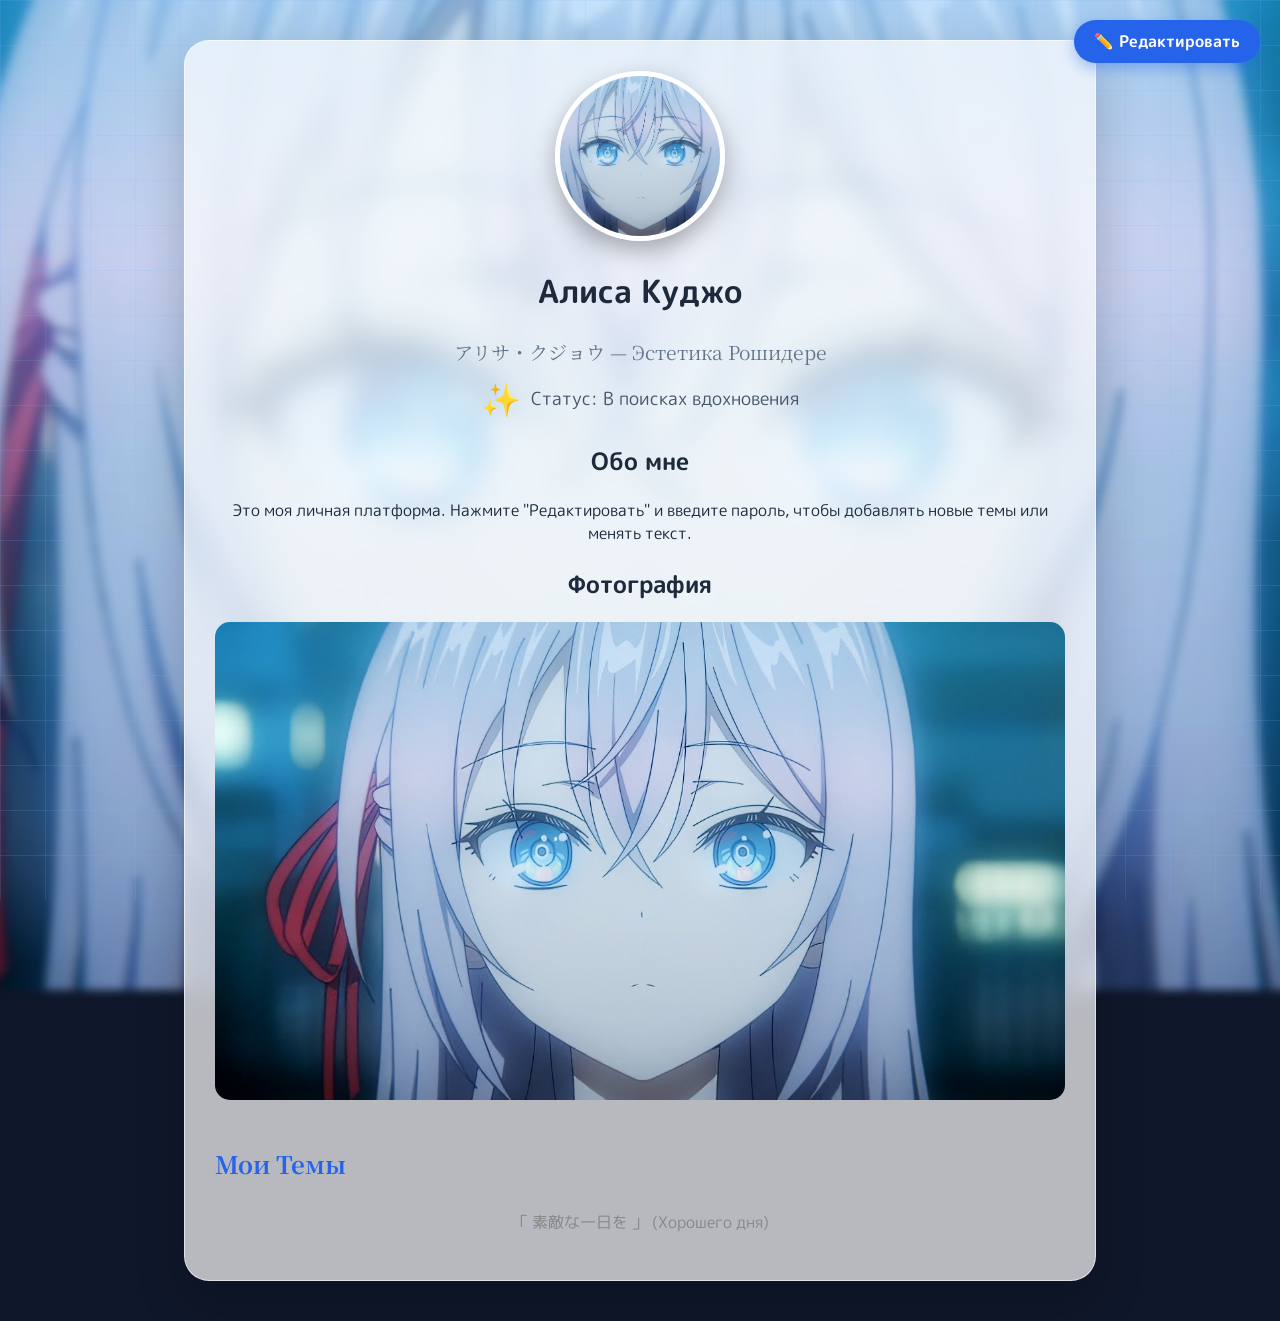
<file: index.html>
<!DOCTYPE html>
<html lang="ru">
<head>
    <meta charset="UTF-8">
    <meta name="viewport" content="width=device-width, initial-scale=1.0">
    <title>Roshidere | Треды и Статус</title>
    <link href="https://fonts.googleapis.com/css2?family=Noto+Serif+JP:wght@700&family=M+PLUS+Rounded+1c:wght@400;700&display=swap" rel="stylesheet">
    
    <style>
        :root {
            --accent: #86b7fe;
            --text: #1e293b;
            --glass: rgba(255, 255, 255, 0.7);
        }

        body {
            margin: 0;
            padding: 0;
            font-family: 'M PLUS Rounded 1c', sans-serif;
            color: var(--text);
            min-height: 100vh;
            background-color: #0f172a;
            overflow-x: hidden;
        }

        /* Живой фон с анимацией */
        body::before {
            content: '';
            position: fixed;
            top: -10%; left: -10%;
            width: 120%; height: 120%;
            background-image: url('bg.jpg'), linear-gradient(135deg, #87ceeb 0%, #e0f2fe 100%);
            background-size: cover;
            background-position: center;
            z-index: -2;
            filter: blur(4px) saturate(1.2);
            animation: bgZoom 20s ease-in-out infinite alternate;
        }

        @keyframes bgZoom {
            0% { transform: scale(1) translate(0, 0); }
            100% { transform: scale(1.15) translate(-2%, 2%); }
        }

        /* Сетка */
        body::after {
            content: '';
            position: fixed;
            top: 0; left: 0; right: 0; bottom: 0;
            background-image: 
                linear-gradient(rgba(134, 183, 254, 0.15) 1px, transparent 1px),
                linear-gradient(90deg, rgba(134, 183, 254, 0.15) 1px, transparent 1px);
            background-size: 45px 45px;
            z-index: -1;
            animation: gridMove 15s linear infinite;
            backdrop-filter: blur(2px);
        }

        @keyframes gridMove {
            from { background-position: 0 0; }
            to { background-position: 45px 45px; }
        }

        /* Контейнер */
        .container {
            max-width: 850px;
            margin: 40px auto;
            padding: 30px;
            background: var(--glass);
            backdrop-filter: blur(12px);
            border-radius: 25px;
            border: 1px solid rgba(255, 255, 255, 0.6);
            box-shadow: 0 20px 50px rgba(0, 0, 0, 0.2);
            text-align: center;
            position: relative;
            z-index: 1;
        }

        /* Кнопки */
        .control-bar {
            display: none;
            position: fixed;
            bottom: 20px;
            left: 50%;
            transform: translateX(-50%);
            z-index: 1000;
            gap: 15px;
        }

        .btn {
            padding: 12px 25px;
            border: none;
            border-radius: 30px;
            font-size: 15px;
            font-weight: bold;
            cursor: pointer;
            box-shadow: 0 5px 15px rgba(0,0,0,0.2);
            transition: 0.3s;
            font-family: 'M PLUS Rounded 1c', sans-serif;
        }

        .btn:hover { transform: translateY(-2px); }

        .btn-save { background: #10b981; color: white; }
        .btn-save:hover { background: #059669; }
        .btn-exit { background: #ef4444; color: white; }
        .btn-exit:hover { background: #dc2626; }
        .btn-create { background: #3b82f6; color: white; margin-bottom: 20px; }
        .btn-create:hover { background: #2563eb; }

        .top-btn {
            position: fixed;
            top: 20px;
            right: 20px;
            background: #2563eb;
            color: white;
            border: none;
            padding: 10px 20px;
            border-radius: 30px;
            font-size: 16px;
            font-weight: bold;
            cursor: pointer;
            box-shadow: 0 5px 15px rgba(37, 99, 235, 0.4);
            z-index: 100;
            transition: 0.3s;
            font-family: 'M PLUS Rounded 1c', sans-serif;
        }
        .top-btn:hover { background: #1d4ed8; transform: translateY(-2px); }

        /* Аватар и Статус */
        .avatar {
            width: 160px;
            height: 160px;
            border-radius: 50%;
            object-fit: cover;
            border: 5px solid white;
            box-shadow: 0 10px 25px rgba(0,0,0,0.3);
            background: linear-gradient(135deg, #86b7fe, #fbcfe8);
            cursor: pointer;
            transition: 0.3s;
        }
        .avatar:hover { transform: scale(1.05); }

        .status-block {
            display: flex;
            align-items: center;
            justify-content: center;
            gap: 10px;
            margin-top: 10px;
            cursor: pointer;
            font-size: 1.1rem;
            color: #475569;
        }

        #statusIcon { font-size: 2rem; }

        /* Треды */
        .threads-list {
            text-align: left;
            margin-top: 20px;
        }

        .thread {
            background: rgba(255, 255, 255, 0.6);
            border-radius: 15px;
            margin-bottom: 15px;
            padding: 15px;
            border-left: 5px solid var(--accent);
            box-shadow: 0 4px 10px rgba(0,0,0,0.05);
        }

        .thread-header {
            font-family: 'Noto Serif JP', serif;
            font-size: 1.2rem;
            font-weight: bold;
            color: #2563eb;
            display: flex;
            justify-content: space-between;
            align-items: center;
            cursor: pointer;
        }

        .thread-header span:first-child {
            flex-grow: 1;
            padding-right: 10px;
        }

        .thread-actions {
            font-size: 0.9rem;
            color: #888;
            cursor: pointer;
            transition: 0.2s;
        }
        .thread-actions:hover { color: #ef4444; }

        .thread-content {
            margin-top: 10px;
            line-height: 1.6;
            color: #1e293b;
            display: none; /* Скрыто по умолчанию */
            white-space: pre-wrap;
        }

        /* Модальное окно */
        .modal {
            display: none;
            position: fixed;
            top: 0; left: 0; width: 100%; height: 100%;
            background: rgba(0,0,0,0.5);
            justify-content: center;
            align-items: center;
            z-index: 2000;
            backdrop-filter: blur(5px);
        }

        .modal-content {
            background: white;
            padding: 25px;
            border-radius: 20px;
            text-align: center;
            width: 90%;
            max-width: 400px;
            box-shadow: 0 20px 50px rgba(0,0,0,0.3);
        }

        .modal input[type="text"], .modal textarea {
            width: 90%;
            padding: 10px;
            margin-bottom: 15px;
            border: 1px solid #ccc;
            border-radius: 10px;
            font-family: 'M PLUS Rounded 1c', sans-serif;
        }

        .modal textarea { min-height: 100px; resize: vertical; }

        .modal button {
            margin-top: 10px;
            padding: 10px 20px;
            border: none;
            border-radius: 10px;
            cursor: pointer;
            background: var(--accent);
            color: white;
            font-weight: bold;
        }

        .hint {
            margin-top: 15px;
            font-size: 12px;
            color: #888;
            cursor: pointer;
        }

        .editable { border-bottom: 1px dashed transparent; }
        [contenteditable="true"] {
            outline: 2px dashed var(--accent);
            outline-offset: 5px;
            background: rgba(255,255,255,0.3);
        }

        #fileInput, #photoInput { display: none; }
    </style>
</head>
<body>

<button class="top-btn" id="editBtn" onclick="openEditor()">✏️ Редактировать</button>

<div class="control-bar" id="controlBar">
    <button class="btn btn-create" onclick="openThreadModal()">➕ Новая тема</button>
    <button class="btn btn-save" onclick="saveAll()">💾 Сохранить</button>
    <button class="btn btn-exit" onclick="exitEditing()">❌ Выйти</button>
</div>

<div class="modal" id="passwordModal">
    <div class="modal-content">
        <h3>🔒 Вход</h3>
        <p>Введите пароль:</p>
        <input type="password" id="passwordInput" placeholder="Пароль">
        <button onclick="checkPassword()">Войти</button>
        <p class="hint" id="hintText"></p>
        <p class="hint" onclick="showHint()">Забыли пароль?</p>
    </div>
</div>

<div class="modal" id="threadModal">
    <div class="modal-content">
        <h3>➕ Новая тема</h3>
        <input type="text" id="newThreadTitle" placeholder="Заголовок темы">
        <textarea id="newThreadContent" placeholder="Текст темы..."></textarea>
        <button onclick="createThread()">Создать</button>
        <button style="background:#ef4444; margin-left:10px;" onclick="closeThreadModal()">Отмена</button>
    </div>
</div>

<div class="container">
    <img src="bg.jpg" id="avatarImg" class="avatar" onclick="uploadAvatar()">
    <input type="file" id="fileInput" accept="image/*" onchange="changeAvatar(this)">

    <h1 id="nameText" class="editable">Алиса Куджо</h1>
    <div class="subtitle editable" id="subtitleText" style="font-family: 'Noto Serif JP'; font-size: 1.2rem; color:#64748b;">アリサ・クジョウ — Эстетика Рошидере</div>

    <div class="status-block" onclick="editStatus()" title="Изменить статус">
        <span id="statusIcon">✨</span>
        <span id="statusText" class="editable">Статус: В поисках вдохновения</span>
    </div>

    <div class="section" id="aboutSection">
        <h2>Обо мне</h2>
        <p id="aboutText" class="editable">Это моя личная платформа. Нажмите "Редактировать" и введите пароль, чтобы добавлять новые темы или менять текст.</p>
    </div>

    <div class="section">
        <h2>Фотография</h2>
        <img src="bg.jpg" id="photoImg" class="photo" style="width:100%; border-radius:15px; cursor:pointer;" onclick="uploadPhoto()">
        <input type="file" id="photoInput" accept="image/*" onchange="changePhoto(this)">
    </div>

    <h2 style="text-align: left; margin-top: 40px; font-family: 'Noto Serif JP'; color: #2563eb;">Мои Темы</h2>
    <div class="threads-list" id="threadsList"></div>

    <p style="color: #888; margin-top: 30px;">「 素敵な一日を 」 (Хорошего дня)</p>
</div>

<script>
    let isEditMode = false;
    let threads = [];

    window.onload = function() {
        // Загрузка данных
        const savedText = localStorage.getItem('roshidere_data');
        if (savedText) {
            const data = JSON.parse(savedText);
            if(data.name) document.getElementById('nameText').innerText = data.name;
            if(data.subtitle) document.getElementById('subtitleText').innerText = data.subtitle;
            if(data.about) document.getElementById('aboutText').innerText = data.about;
            if(data.statusText) document.getElementById('statusText').innerText = data.statusText;
            if(data.statusIcon) document.getElementById('statusIcon').innerText = data.statusIcon;
        }

        const savedAvatar = localStorage.getItem('avatar_base64');
        if (savedAvatar) document.getElementById('avatarImg').src = savedAvatar;

        const savedPhoto = localStorage.getItem('photo_base64');
        if (savedPhoto) document.getElementById('photoImg').src = savedPhoto;

        // Загрузка тредов
        const savedThreads = localStorage.getItem('threads_data');
        if (savedThreads) {
            threads = JSON.parse(savedThreads);
            renderThreads();
        }
    };

    // ОТКРЫТИЕ МОДАЛКИ ПАРОЛЯ
    function openEditor() {
        document.getElementById('passwordModal').style.display = 'flex';
        document.getElementById('hintText').innerText = '';
        document.getElementById('passwordInput').value = '';
    }

    // ПРОВЕРКА ПАРОЛЯ
    function checkPassword() {
        if (document.getElementById('passwordInput').value === 'SorV') {
            document.getElementById('passwordModal').style.display = 'none';
            startEditing();
        } else {
            document.getElementById('hintText').innerText = 'Неверный пароль';
        }
    }

    function showHint() {
        document.getElementById('hintText').innerText = '💡 Главный выбор сентября';
    }

    // ВКЛЮЧЕНИЕ РЕЖИМА РЕДАКТИРОВАНИЯ
    function startEditing() {
        isEditMode = true;
        document.getElementById('controlBar').style.display = 'flex';
        document.getElementById('editBtn').style.display = 'none';

        const elements = document.querySelectorAll('.editable');
        elements.forEach(el => el.contentEditable = "true");

        alert('Режим редактирования включен! Вы можете менять текст, статус, фото и добавлять новые темы.');
    }

    // СОХРАНЕНИЕ ВСЕГО
    function saveAll() {
        const data = {
            name: document.getElementById('nameText').innerText,
            subtitle: document.getElementById('subtitleText').innerText,
            about: document.getElementById('aboutText').innerText,
            statusText: document.getElementById('statusText').innerText,
            statusIcon: document.getElementById('statusIcon').innerText
        };
        localStorage.setItem('roshidere_data', JSON.stringify(data));
        localStorage.setItem('threads_data', JSON.stringify(threads));
        
        exitEditing();
        alert('✅ Изменения сохранены!');
    }

    // ВЫХОД ИЗ РЕЖИМА
    function exitEditing() {
        isEditMode = false;
        document.getElementById('controlBar').style.display = 'none';
        document.getElementById('editBtn').style.display = 'block';

        const elements = document.querySelectorAll('.editable');
        elements.forEach(el => el.contentEditable = "false");
    }

    // СМЕНА СТАТУСА
    function editStatus() {
        if (!isEditMode) return;
        const icons = ['✨', '⭐', '❄️', '🎀', '💙', '🌸', '🔥', '🌀'];
        let currentIcon = document.getElementById('statusIcon').innerText;
        let nextIndex = icons.indexOf(currentIcon);
        
        if (nextIndex === -1) {
            nextIndex = 0;
        } else {
            nextIndex = (nextIndex + 1) % icons.length;
        }
        
        document.getElementById('statusIcon').innerText = icons[nextIndex];
    }

    // СИСТЕМА ТРЕДОВ
    function openThreadModal() {
        if (!isEditMode) return;
        document.getElementById('newThreadTitle').value = '';
        document.getElementById('newThreadContent').value = '';
        document.getElementById('threadModal').style.display = 'flex';
    }

    function closeThreadModal() {
        document.getElementById('threadModal').style.display = 'none';
    }

    function createThread() {
        const title = document.getElementById('newThreadTitle').value;
        const content = document.getElementById('newThreadContent').value;
        
        if (!title || !content) {
            alert('Введите заголовок и текст!');
            return;
        }

        const newThread = {
            id: Date.now(),
            title: title,
            content: content
        };

        threads.push(newThread);
        closeThreadModal();
        renderThreads();
    }

    function renderThreads() {
        const list = document.getElementById('threadsList');
        list.innerHTML = '';

        threads.forEach(thread => {
            const div = document.createElement('div');
            div.className = 'thread';
            div.innerHTML = `
                <div class="thread-header" onclick="toggleThread(${thread.id})">
                    <span>${thread.title}</span>
                    <span class="thread-actions" onclick="deleteThread(${thread.id}, event)">❌</span>
                </div>
                <div class="thread-content" id="content_${thread.id}">${thread.content}</div>
            `;
            list.appendChild(div);
        });
    }

    function toggleThread(id) {
        const content = document.getElementById('content_' + id);
        if (content.style.display === 'block') {
            content.style.display = 'none';
        } else {
            content.style.display = 'block';
        }
    }

    function deleteThread(id, event) {
        event.stopPropagation();
        if (confirm('Удалить эту тему?')) {
            threads = threads.filter(t => t.id !== id);
            renderThreads();
        }
    }

    // ЗАГРУЗКА ФОТО
    function uploadAvatar() {
        if (isEditMode) document.getElementById('fileInput').click();
    }

    function changeAvatar(input) {
        if (input.files && input.files[0]) {
            const reader = new FileReader();
            reader.onload = function(e) {
                document.getElementById('avatarImg').src = e.target.result;
                localStorage.setItem('avatar_base64', e.target.result);
            };
            reader.readAsDataURL(input.files[0]);
        }
    }

    function uploadPhoto() {
        if (isEditMode) document.getElementById('photoInput').click();
    }

    function changePhoto(input) {
        if (input.files && input.files[0]) {
            const reader = new FileReader();
            reader.onload = function(e) {
                document.getElementById('photoImg').src = e.target.result;
                localStorage.setItem('photo_base64', e.target.result);
            };
            reader.readAsDataURL(input.files[0]);
        }
    }
</script>

</body>
</html>
</file>
